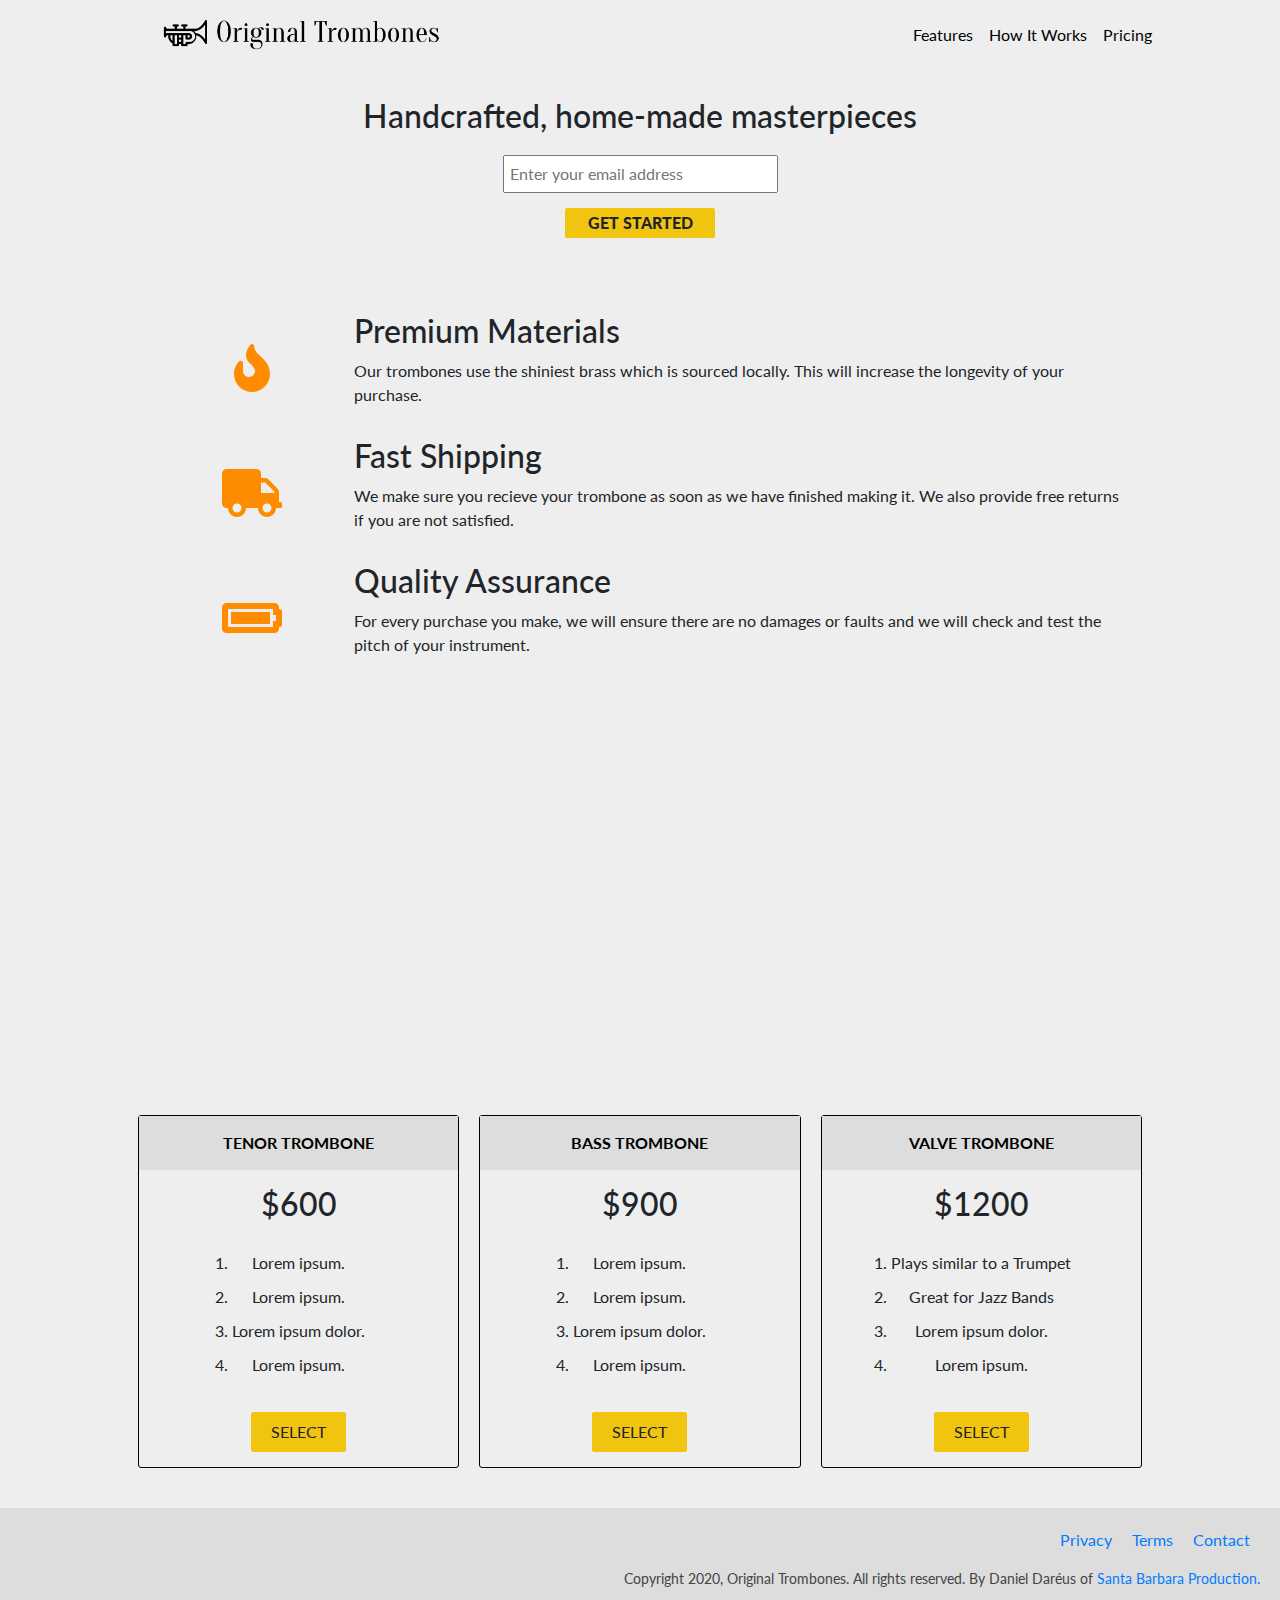
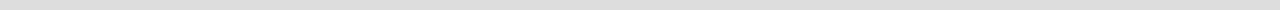
<file: Build-a-Product-Landing-Page/index.html>
<!DOCTYPE html>
<html lang="en">

<head>
    <meta charset="UTF-8">
    <meta name="viewport" content="width=device-width, initial-scale=1.0">
    <meta http-equiv="X-UA-Compatible" content="ie=edge">
    <title>Build a Product Landing Page</title>
    <!-- bootstrap css-->
    <link rel="stylesheet" href="./css/bootstrap.min.css">
    <!-- font awesome-->
    <script src="./js/all.js"></script>
    <!-- google fonts-->
    <link href="https://fonts.googleapis.com/css?family=Lato&display=swap" rel="stylesheet">
    <!-- main css-->
    <link rel="stylesheet" href="./css/main.css">
</head>

<!-- Nav Bar -->
<header id="header">
    <nav class="navbar navbar-expand-md px-4 justify-content-center" id="nav-bar">
        <div><a href="#" class="navbar-brand">
                <img src="images/original_trombones.png" alt="original trombones logo" id="header-img">
            </a>
        </div>
        <div class="nav-info-items flex">
            <!-- Nav items -->
            <ul class="navbar-nav">
                <li class="nav-item"><a class="nav-link" href="#features">Features</a></li>
                <li class="nav-item"><a class="nav-link" href="#how-it-works">How It Works</a></li>
                <li class="nav-item"><a class="nav-link" href="#pricing">Pricing</a></li>
            </ul>
        </div>
    </nav>
    <!-- End Of Nav Bar -->
</header>
<!-- End of Header -->
<!-- Hero Section -->
<div class="container">
    <section id="hero">
        <h2>Handcrafted, home-made masterpieces</h2>
        <form id="form" action="https://www.freecodecamp.com/email-submit">
            <input name="email" id="email" type="email" placeholder="Enter your email address" required />
            <input id="submit" type="submit" value="Get Started" class="btn" />
        </form>
    </section>
</div>
<!-- End of Hero Section -->
<!-- Features Section -->
<div class="container">
    <section id="features">
        <div class="grid">
            <div class="icon"><i class="fa fa-3x fa-fire"></i></div>
            <div class="desc">
                <h2>Premium Materials</h2>
                <p>
                    Our trombones use the shiniest brass which is sourced locally. This
                    will increase the longevity of your purchase.
                </p>
            </div>
        </div>
        <div class="grid">
            <div class="icon"><i class="fa fa-3x fa-truck"></i></div>
            <div class="desc">
                <h2>Fast Shipping</h2>
                <p>
                    We make sure you recieve your trombone as soon as we have finished
                    making it. We also provide free returns if you are not satisfied.
                </p>
            </div>
        </div>
        <div class="grid">
            <div class="icon">
                <i class="fa fa-3x fa-battery-full" aria-hidden="true"></i>
            </div>
            <div class="desc">
                <h2>Quality Assurance</h2>
                <p>
                    For every purchase you make, we will ensure there are no damages or
                    faults and we will check and test the pitch of your instrument.
                </p>
            </div>
        </div>
    </section>
</div>
<!-- End of Features Section -->

<!-- How it works -->
<section id="how-it-works">
    <iframe id="video" height="315"
        src="https://www.youtube-nocookie.com/embed/y8Yv4pnO7qc?rel=0&amp;controls=0&amp;showinfo=0" frameborder="0"
        allowfullscreen></iframe>
</section>
<!-- End of How it works -->
<!-- Pricing Section -->
<section id="pricing">
    <div class="product" id="tenor">
        <div class="level">Tenor Trombone</div>
        <h2>$600</h2>
        <ol>
            <li>Lorem ipsum.</li>
            <li>Lorem ipsum.</li>
            <li>Lorem ipsum dolor.</li>
            <li>Lorem ipsum.</li>
        </ol>
        <button class="btn">Select</button>
    </div>
    <div class="product" id="bass">
        <div class="level">Bass Trombone</div>
        <h2>$900</h2>
        <ol>
            <li>Lorem ipsum.</li>
            <li>Lorem ipsum.</li>
            <li>Lorem ipsum dolor.</li>
            <li>Lorem ipsum.</li>
        </ol>
        <button class="btn">Select</button>
    </div>
    <div class="product" id="valve">
        <div class="level">Valve Trombone</div>
        <h2>$1200</h2>
        <ol>
            <li>Plays similar to a Trumpet</li>
            <li>Great for Jazz Bands</li>
            <li>Lorem ipsum dolor.</li>
            <li>Lorem ipsum.</li>
        </ol>
        <button class="btn">Select</button>
    </div>
</section>
<!-- Pricing Section -->


<!-- Footer Section -->
<footer>
    <ul>
        <li><a href="#">Privacy</a></li>
        <li><a href="#">Terms</a></li>
        <li><a href="#">Contact</a></li>
    </ul>
    <span>Copyright 2020, Original Trombones. All rights reserved. By Daniel Daréus of&nbsp<a href="www.santabarbaraproduction.net"> Santa Barbara Production.</a></span>
</footer>

<body>
    <!-- jquery-->
    <script src="./js/jquery-3.4.1.min.js"></script>
    <!-- bootstrap javascript-->
    <script src="./js/bootstrap.bundle.min.js"></script>
</body>

</html>
</file>
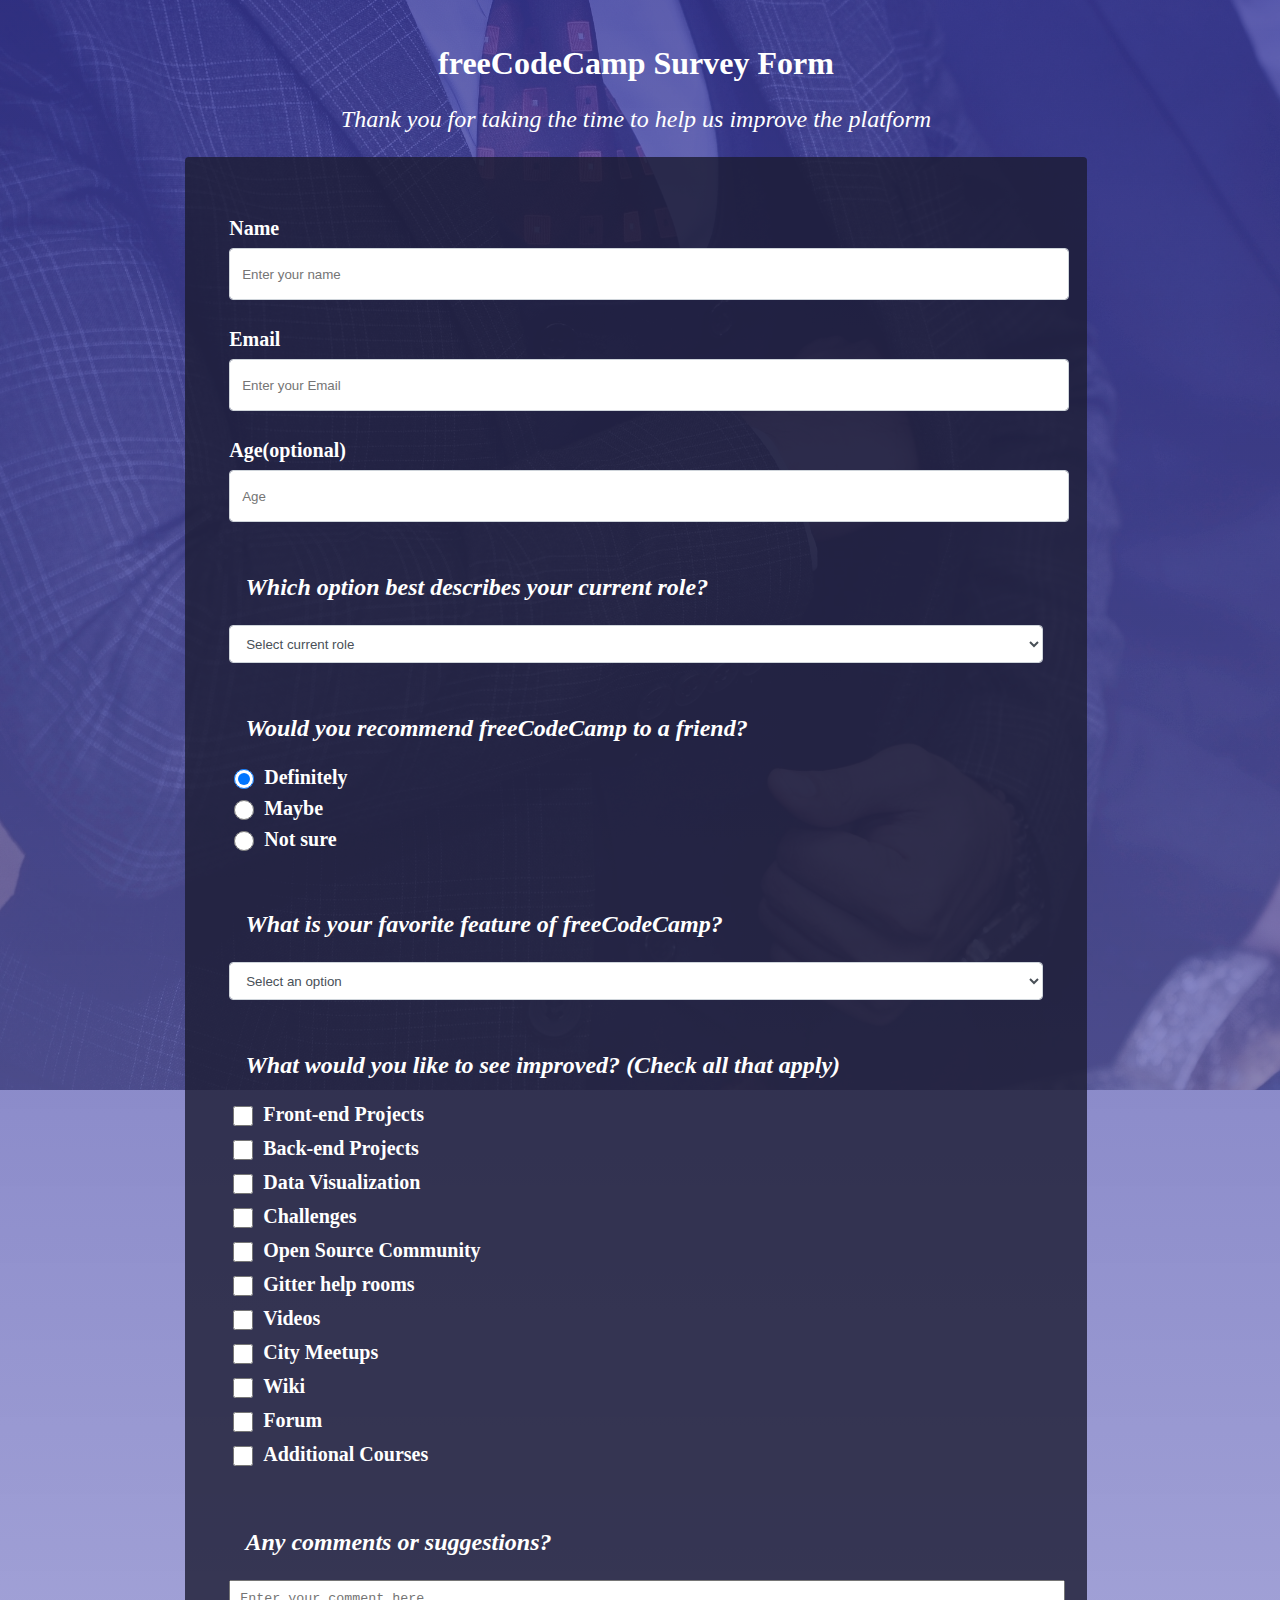
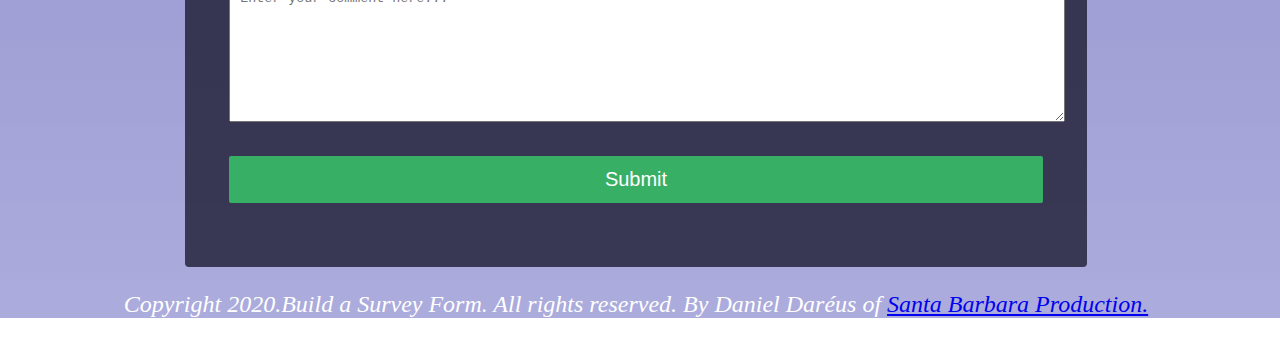
<file: Build-a-survey-form/index.html>
<!DOCTYPE html>
<html lang="en">

<head>
    <meta charset="UTF-8">
    <meta name="viewport" content="width=device-width, initial-scale=1.0">
    <meta http-equiv="X-UA-Compatible" content="ie=edge">
    <title>Build a Survey Form</title>
    <link rel="stylesheet" href="css/main.css">
</head>

<body>
    <div class="container">
        <h1 id="title">freeCodeCamp Survey Form</h1>
        <p id="description">Thank you for taking the time to help us improve the platform</p>
        <div class="contact-form">
            <form id="survey-form">
                <div class="form-group">
                    <label id="name-label" for="name">Name</label>
                    <input type="text" name="name" id="name" class="form-control" placeholder="Enter your name"
                        required />
                </div>
                <div class="form-group">
                    <label id="email-label" for="email">Email</label>
                    <input type="email" name="email" id="email" class="form-control" placeholder="Enter your Email"
                        required />
                </div>
                <div class="form-group">
                    <label id="number-label" for="number">Age<span class="clue">(optional)</span></label>
                    <input type="number" name="age" id="number" min="10" max="99" class="form-control"
                        placeholder="Age" />
                </div>
                <div class="form-group">
                    <p>Which option best describes your current role?</p>
                    <select id="dropdown" name="role" class="form-control" required>
                        <option disabled selected value>Select current role</option>
                        <option value="student">Student</option>
                        <option value="job">Full Time Job</option>
                        <option value="learner">Full Time Learner</option>
                        <option value="preferNo">Prefer not to say</option>
                        <option value="other">Other</option>
                    </select>
                </div>
                <div class="form-group">
                    <p>Would you recommend freeCodeCamp to a friend?</p>
                    <label>
                        <input name="user-recommend" value="definitely" type="radio" class="input-radio"
                            checked />Definitely</label>
                    <label>
                        <input name="user-recommend" value="maybe" type="radio" class="input-radio" />Maybe</label>
                    <label><input name="user-recommend" value="not-sure" type="radio" class="input-radio" />Not
                        sure</label>
                </div>
                <div class="form-group">
                    <p>
                        What is your favorite feature of freeCodeCamp?
                    </p>
                    <select id="most-like" name="mostLike" class="form-control" required>
                        <option disabled selected value>Select an option</option>
                        <option value="challenges">Challenges</option>
                        <option value="projects">Projects</option>
                        <option value="community">Community</option>
                        <option value="openSource">Open Source</option>
                    </select>
                </div>
                <div class="form-group">
                    <p>
                        What would you like to see improved?
                        <span class="clue">(Check all that apply)</span>
                    </p>
                    <label><input name="prefer" value="front-end-projects" type="checkbox"
                            class="input-checkbox" />Front-end
                        Projects</label>
                    <label>
                        <input name="prefer" value="back-end-projects" type="checkbox" class="input-checkbox" />Back-end
                        Projects</label>
                    <label><input name="prefer" value="data-visualization" type="checkbox" class="input-checkbox" />Data
                        Visualization</label>
                    <label><input name="prefer" value="challenges" type="checkbox"
                            class="input-checkbox" />Challenges</label>
                    <label><input name="prefer" value="open-source-community" type="checkbox"
                            class="input-checkbox" />Open Source
                        Community</label>
                    <label><input name="prefer" value="gitter-help-rooms" type="checkbox"
                            class="input-checkbox" />Gitter help
                        rooms</label>
                    <label><input name="prefer" value="videos" type="checkbox" class="input-checkbox" />Videos</label>
                    <label><input name="prefer" value="city-meetups" type="checkbox" class="input-checkbox" />City
                        Meetups</label>
                    <label><input name="prefer" value="wiki" type="checkbox" class="input-checkbox" />Wiki</label>
                    <label><input name="prefer" value="forum" type="checkbox" class="input-checkbox" />Forum</label>
                    <label><input name="prefer" value="additional-courses" type="checkbox"
                            class="input-checkbox" />Additional
                        Courses</label>
                </div>
                <div class="form-group">
                    <p>Any comments or suggestions?</p>
                    <textarea id="comments" class="input-textarea" name="comment"
                        placeholder="Enter your comment here..."></textarea>
                </div>
                <div class="form-group">
                    <button type="submit" id="submit" class="submit-button">
                        Submit
                    </button>
                </div>
            </form>
        </div>
        <div class="d-flex justify-content-center py-3">
            <p class="text-white">Copyright 2020.Build a Survey Form. All rights reserved. By Daniel Daréus of <a
                    href="www.santabarbaraproduction.net">Santa Barbara Production.</a></p>
        </div>
    </div>

</body>

</html>
</file>
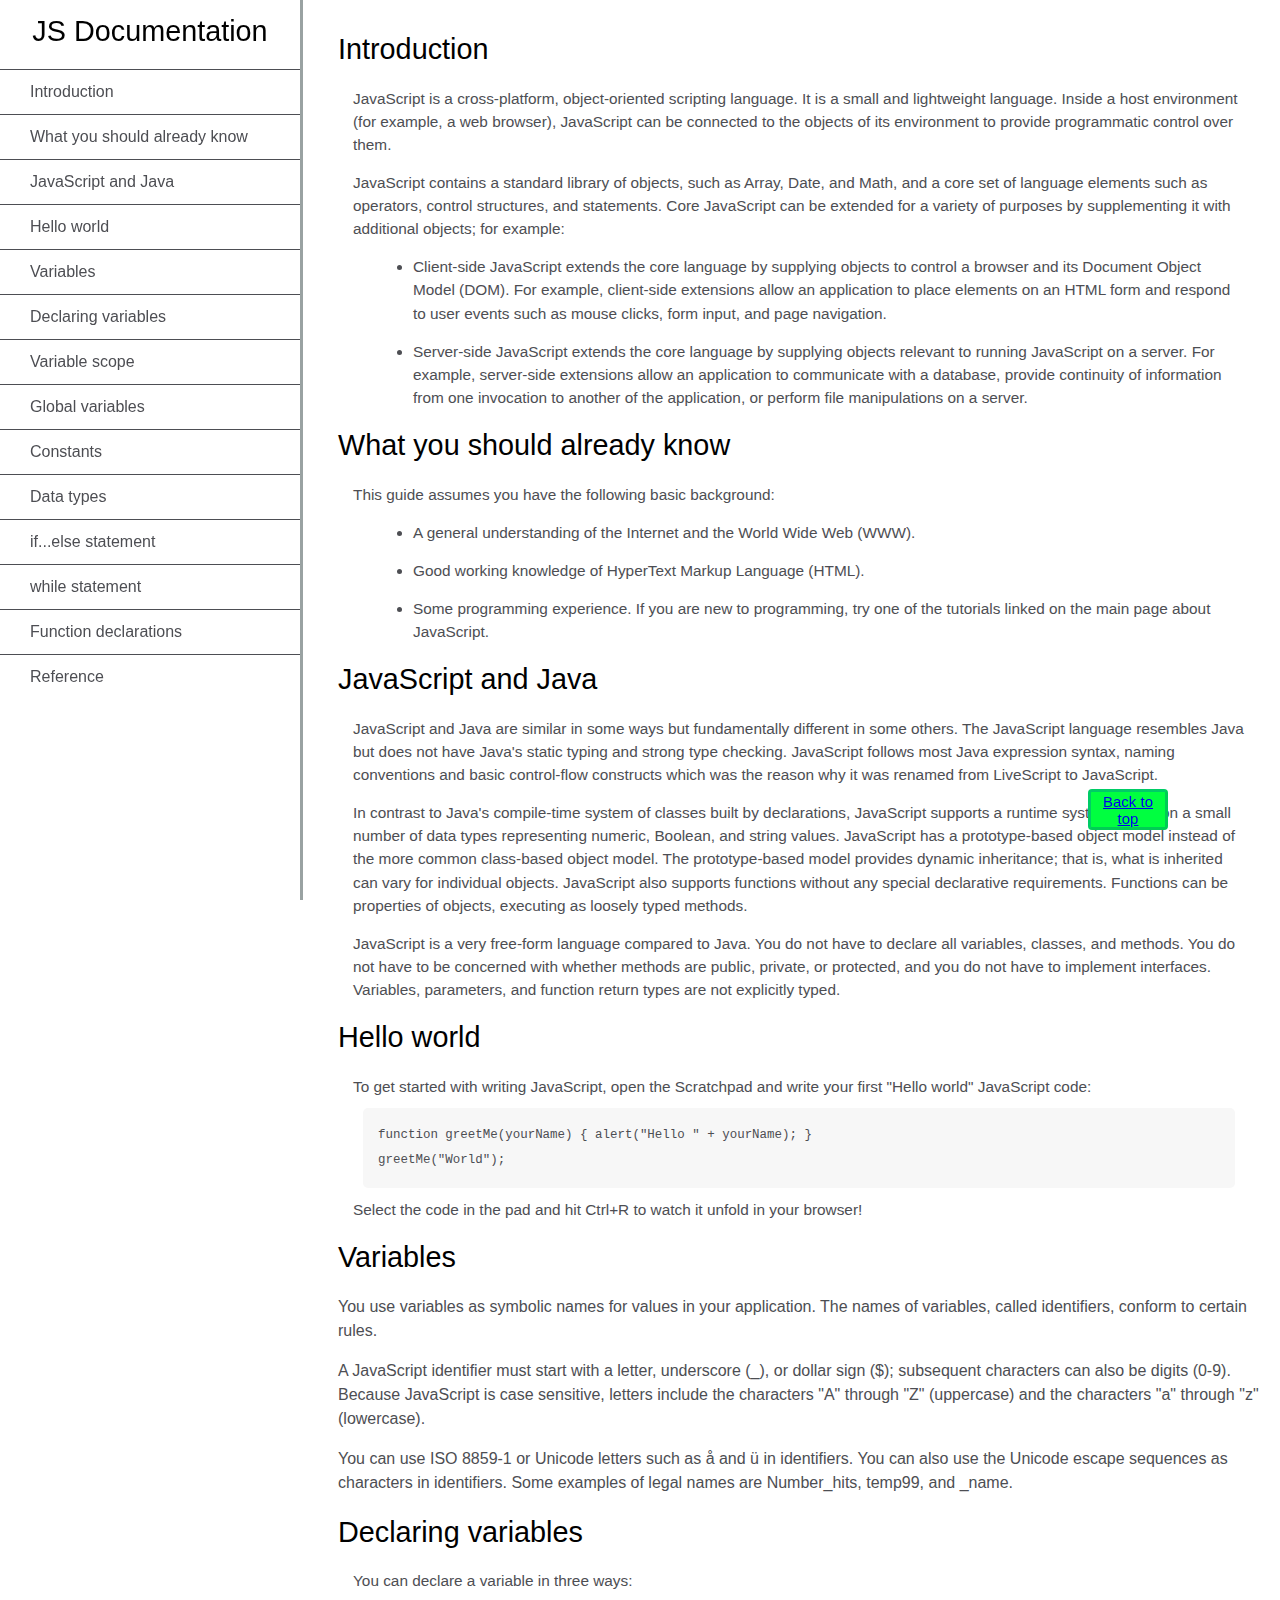
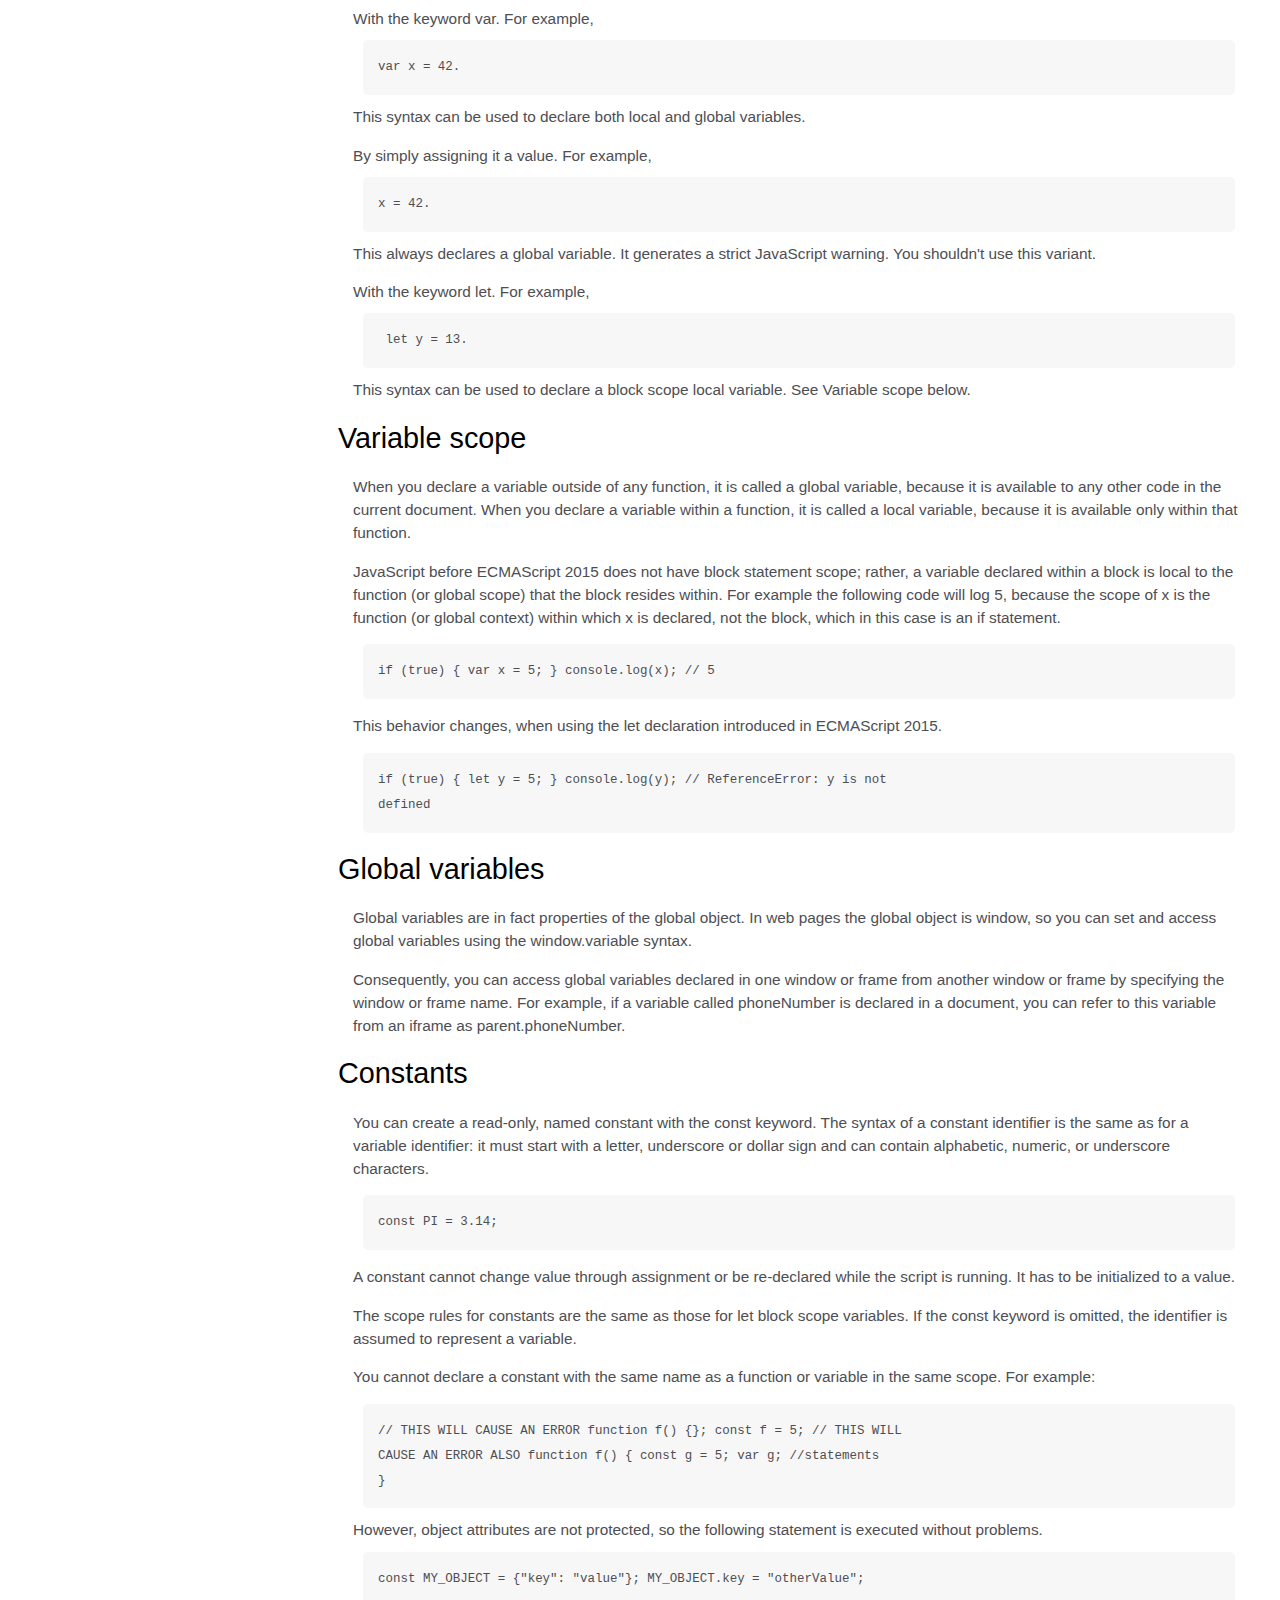
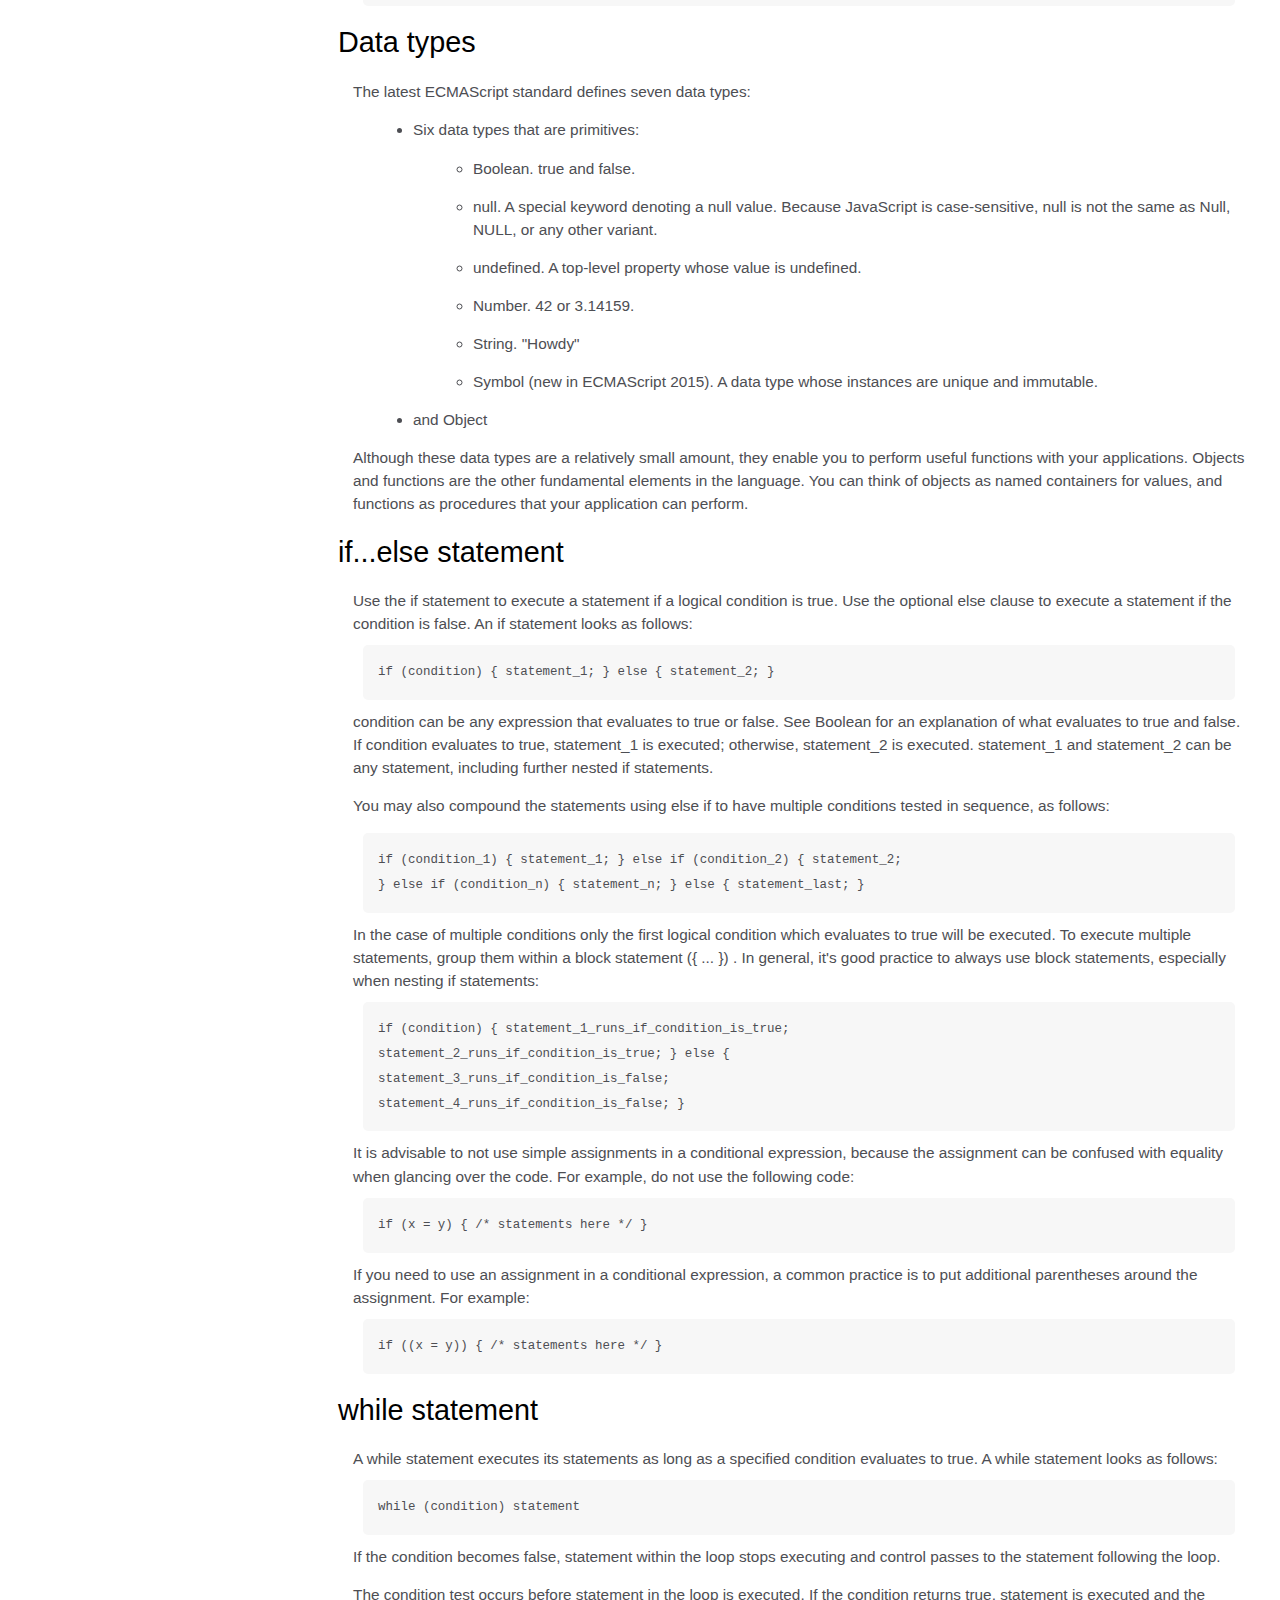
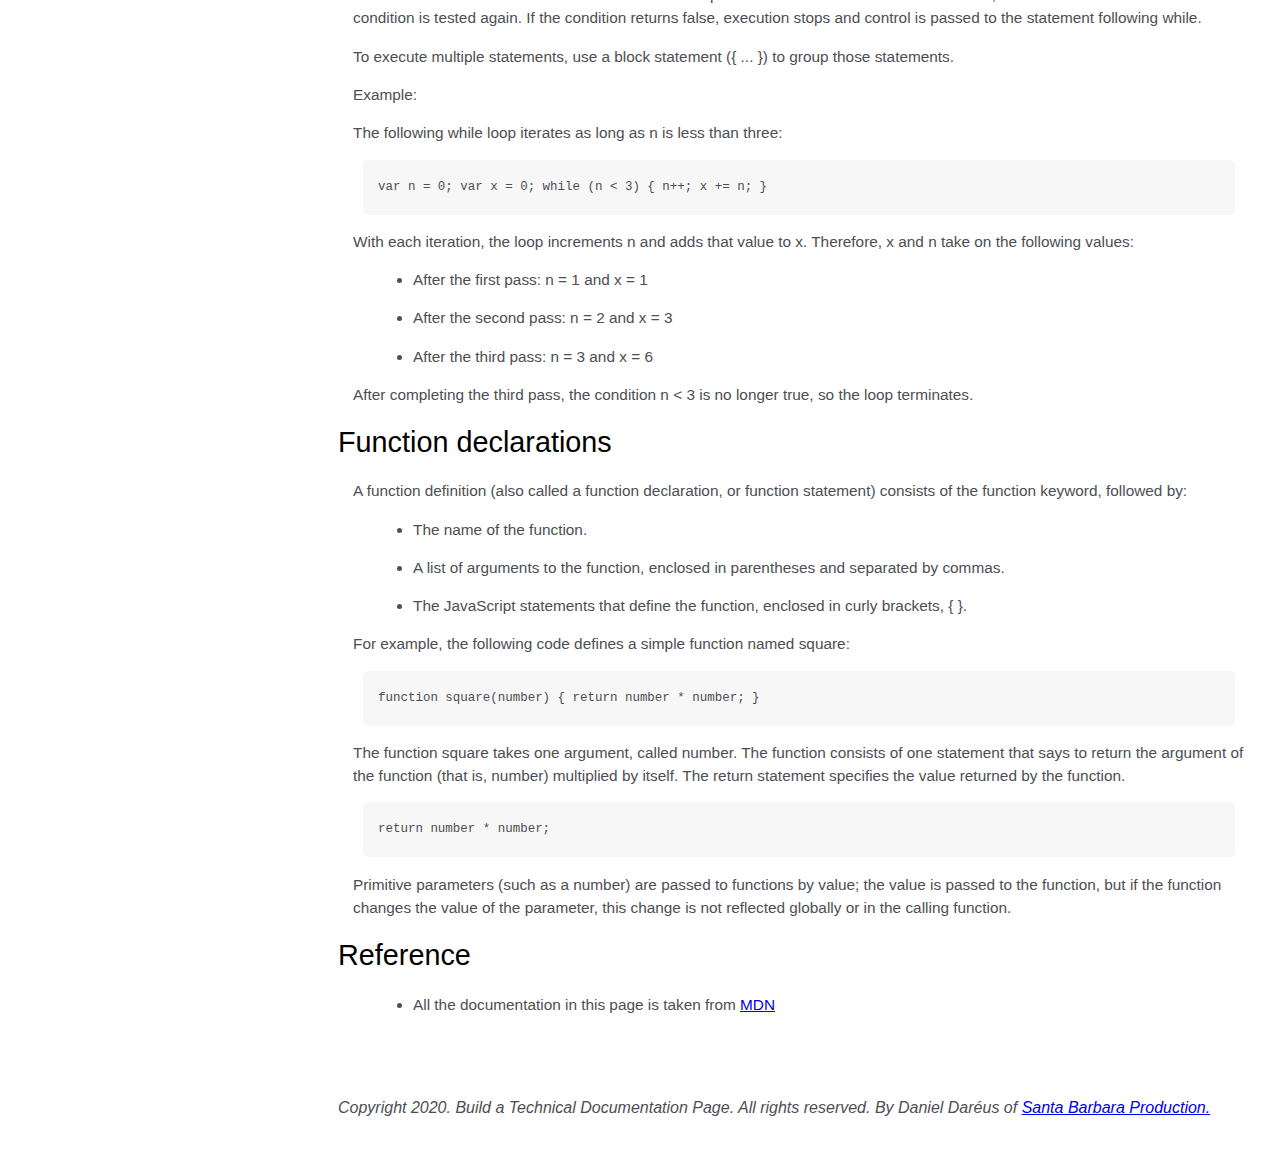
<file: Build-a-Technical-Documentation-Page/index.html>
<!DOCTYPE html>
<html lang="en">

<head>
    <meta charset="UTF-8">
    <meta name="viewport" content="width=device-width, initial-scale=1.0">
    <title>Build a Technical Documentation Page</title>
    <link rel="stylesheet" href="css/main.css">
</head>

<body>

    <a id="top"></a>
    <nav id="navbar">
        <header>JS Documentation</header>
        <ul>
            <li><a class="nav-link" href="#Introduction">Introduction</a></li>
            <li>
                <a class="nav-link" href="#What_you_should_already_know">What you should already know</a>
            </li>
            <li>
                <a class="nav-link" href="#JavaScript_and_Java">JavaScript and Java</a>
            </li>
            <li><a class="nav-link" href="#Hello_world">Hello world</a></li>
            <li><a class="nav-link" href="#Variables">Variables</a></li>
            <li>
                <a class="nav-link" href="#Declaring_variables">Declaring variables</a>
            </li>
            <li><a class="nav-link" href="#Variable_scope">Variable scope</a></li>
            <li><a class="nav-link" href="#Global_variables">Global variables</a></li>
            <li><a class="nav-link" href="#Constants">Constants</a></li>
            <li><a class="nav-link" href="#Data_types">Data types</a></li>
            <li>
                <a class="nav-link" href="#if...else_statement">if...else statement</a>
            </li>
            <li><a class="nav-link" href="#while_statement">while statement</a></li>
            <li>
                <a class="nav-link" href="#Function_declarations">Function declarations</a>
            </li>
            <li><a class="nav-link" href="#Reference">Reference</a></li>
        </ul>
    </nav>
    <button id="myBtn"><a href="#top">Back to top</a></button>
    <main id="main-doc">
        <section class="main-section" id="Introduction">
            <header>Introduction</header>
            <article>
                <p>
                    JavaScript is a cross-platform, object-oriented scripting language. It
                    is a small and lightweight language. Inside a host environment (for
                    example, a web browser), JavaScript can be connected to the objects of
                    its environment to provide programmatic control over them.
                </p>
                <p>
                    JavaScript contains a standard library of objects, such as Array, Date,
                    and Math, and a core set of language elements such as operators, control
                    structures, and statements. Core JavaScript can be extended for a
                    variety of purposes by supplementing it with additional objects; for
                    example:
                </p>
                <ul>
                    <li>
                        Client-side JavaScript extends the core language by supplying objects
                        to control a browser and its Document Object Model (DOM). For example,
                        client-side extensions allow an application to place elements on an
                        HTML form and respond to user events such as mouse clicks, form input,
                        and page navigation.
                    </li>
                    <li>
                        Server-side JavaScript extends the core language by supplying objects
                        relevant to running JavaScript on a server. For example, server-side
                        extensions allow an application to communicate with a database,
                        provide continuity of information from one invocation to another of
                        the application, or perform file manipulations on a server.
                    </li>
                </ul>
            </article>
        </section>
        <section class="main-section" id="What_you_should_already_know">
            <header>What you should already know</header>
            <article>
                <p>This guide assumes you have the following basic background:</p>
                <ul>
                    <li>
                        A general understanding of the Internet and the World Wide Web (WWW).
                    </li>
                    <li>Good working knowledge of HyperText Markup Language (HTML).</li>
                    <li>
                        Some programming experience. If you are new to programming, try one of
                        the tutorials linked on the main page about JavaScript.
                    </li>
                </ul>
            </article>
        </section>
        <section class="main-section" id="JavaScript_and_Java">
            <header>JavaScript and Java</header>
            <article>
                <p>
                    JavaScript and Java are similar in some ways but fundamentally different
                    in some others. The JavaScript language resembles Java but does not have
                    Java's static typing and strong type checking. JavaScript follows most
                    Java expression syntax, naming conventions and basic control-flow
                    constructs which was the reason why it was renamed from LiveScript to
                    JavaScript.
                </p>
                <p>
                    In contrast to Java's compile-time system of classes built by
                    declarations, JavaScript supports a runtime system based on a small
                    number of data types representing numeric, Boolean, and string values.
                    JavaScript has a prototype-based object model instead of the more common
                    class-based object model. The prototype-based model provides dynamic
                    inheritance; that is, what is inherited can vary for individual objects.
                    JavaScript also supports functions without any special declarative
                    requirements. Functions can be properties of objects, executing as
                    loosely typed methods.
                </p>
                <p>
                    JavaScript is a very free-form language compared to Java. You do not
                    have to declare all variables, classes, and methods. You do not have to
                    be concerned with whether methods are public, private, or protected, and
                    you do not have to implement interfaces. Variables, parameters, and
                    function return types are not explicitly typed.
                </p>
            </article>
        </section>
        <section class="main-section" id="Hello_world">
            <header>Hello world</header>
            <article>
                To get started with writing JavaScript, open the Scratchpad and write your
                first "Hello world" JavaScript code:
                <code>function greetMe(yourName) { alert("Hello " + yourName); }
greetMe("World");
</code>
                Select the code in the pad and hit Ctrl+R to watch it unfold in your
                browser!
            </article>
        </section>
        <section class="main-section" id="Variables">
            <header>Variables</header>
            <p>
                You use variables as symbolic names for values in your application. The
                names of variables, called identifiers, conform to certain rules.
            </p>
            <p>
                A JavaScript identifier must start with a letter, underscore (_), or
                dollar sign ($); subsequent characters can also be digits (0-9). Because
                JavaScript is case sensitive, letters include the characters "A" through
                "Z" (uppercase) and the characters "a" through "z" (lowercase).
            </p>
            <p>
                You can use ISO 8859-1 or Unicode letters such as å and ü in identifiers.
                You can also use the Unicode escape sequences as characters in
                identifiers. Some examples of legal names are Number_hits, temp99, and
                _name.
            </p>
        </section>
        <section class="main-section" id="Declaring_variables">
            <header>Declaring variables</header>
            <article>
                You can declare a variable in three ways:
                <p>
                    With the keyword var. For example, <code>var x = 42.</code> This syntax
                    can be used to declare both local and global variables.
                </p>
                <p>
                    By simply assigning it a value. For example, <code>x = 42.</code> This
                    always declares a global variable. It generates a strict JavaScript
                    warning. You shouldn't use this variant.
                </p>
                <p>
                    With the keyword let. For example,<code> let y = 13.</code> This syntax
                    can be used to declare a block scope local variable. See Variable scope
                    below.
                </p>
            </article>
        </section>
        <section class="main-section" id="Variable_scope">
            <header>Variable scope</header>
            <article>
                <p>
                    When you declare a variable outside of any function, it is called a
                    global variable, because it is available to any other code in the
                    current document. When you declare a variable within a function, it is
                    called a local variable, because it is available only within that
                    function.
                </p>
                <p>
                    JavaScript before ECMAScript 2015 does not have block statement scope;
                    rather, a variable declared within a block is local to the function (or
                    global scope) that the block resides within. For example the following
                    code will log 5, because the scope of x is the function (or global
                    context) within which x is declared, not the block, which in this case
                    is an if statement.
                </p>
                <code>if (true) { var x = 5; } console.log(x); // 5</code>
                <p>
                    This behavior changes, when using the let declaration introduced in
                    ECMAScript 2015.
                </p>
                <code>if (true) { let y = 5; } console.log(y); // ReferenceError: y is not
defined</code>
            </article>
        </section>
        <section class="main-section" id="Global_variables">
            <header>Global variables</header>
            <article>
                <p>
                    Global variables are in fact properties of the global object. In web
                    pages the global object is window, so you can set and access global
                    variables using the window.variable syntax.
                </p>
                <p>
                    Consequently, you can access global variables declared in one window or
                    frame from another window or frame by specifying the window or frame
                    name. For example, if a variable called phoneNumber is declared in a
                    document, you can refer to this variable from an iframe as
                    parent.phoneNumber.
                </p>
            </article>
        </section>
        <section class="main-section" id="Constants">
            <header>Constants</header>
            <article>
                <p>
                    You can create a read-only, named constant with the const keyword. The
                    syntax of a constant identifier is the same as for a variable
                    identifier: it must start with a letter, underscore or dollar sign and
                    can contain alphabetic, numeric, or underscore characters.
                </p>
                <code>const PI = 3.14;</code>
                <p>
                    A constant cannot change value through assignment or be re-declared
                    while the script is running. It has to be initialized to a value.
                </p>
                <p>
                    The scope rules for constants are the same as those for let block scope
                    variables. If the const keyword is omitted, the identifier is assumed to
                    represent a variable.
                </p>
                <p>
                    You cannot declare a constant with the same name as a function or
                    variable in the same scope. For example:
                </p>
                <code>// THIS WILL CAUSE AN ERROR function f() {}; const f = 5; // THIS WILL
CAUSE AN ERROR ALSO function f() { const g = 5; var g; //statements
}</code>
                However, object attributes are not protected, so the following statement
                is executed without problems.
                <code>const MY_OBJECT = {"key": "value"}; MY_OBJECT.key = "otherValue";</code>
            </article>
        </section>
        <section class="main-section" id="Data_types">
            <header>Data types</header>
            <article>
                <p>The latest ECMAScript standard defines seven data types:</p>
                <ul>
                    <li>
                        <p>Six data types that are primitives:</p>
                        <ul>
                            <li>Boolean. true and false.</li>
                            <li>
                                null. A special keyword denoting a null value. Because JavaScript
                                is case-sensitive, null is not the same as Null, NULL, or any
                                other variant.
                            </li>
                            <li>undefined. A top-level property whose value is undefined.</li>
                            <li>Number. 42 or 3.14159.</li>
                            <li>String. "Howdy"</li>
                            <li>
                                Symbol (new in ECMAScript 2015). A data type whose instances are
                                unique and immutable.
                            </li>
                        </ul>
                    </li>
                    <li>and Object</li>
                </ul>
                Although these data types are a relatively small amount, they enable you
                to perform useful functions with your applications. Objects and functions
                are the other fundamental elements in the language. You can think of
                objects as named containers for values, and functions as procedures that
                your application can perform.
            </article>
        </section>
        <section class="main-section" id="if...else_statement">
            <header>if...else statement</header>
            <article>
                Use the if statement to execute a statement if a logical condition is
                true. Use the optional else clause to execute a statement if the condition
                is false. An if statement looks as follows:
                <code>if (condition) { statement_1; } else { statement_2; }</code>
                condition can be any expression that evaluates to true or false. See
                Boolean for an explanation of what evaluates to true and false. If
                condition evaluates to true, statement_1 is executed; otherwise,
                statement_2 is executed. statement_1 and statement_2 can be any statement,
                including further nested if statements.
                <p>
                    You may also compound the statements using else if to have multiple
                    conditions tested in sequence, as follows:
                </p>
                <code>if (condition_1) { statement_1; } else if (condition_2) { statement_2;
} else if (condition_n) { statement_n; } else { statement_last; }
</code>
                In the case of multiple conditions only the first logical condition which
                evaluates to true will be executed. To execute multiple statements, group
                them within a block statement ({ ... }) . In general, it's good practice
                to always use block statements, especially when nesting if statements:
                <code>if (condition) { statement_1_runs_if_condition_is_true;
statement_2_runs_if_condition_is_true; } else {
statement_3_runs_if_condition_is_false;
statement_4_runs_if_condition_is_false; }</code>
                It is advisable to not use simple assignments in a conditional expression,
                because the assignment can be confused with equality when glancing over
                the code. For example, do not use the following code:
                <code>if (x = y) { /* statements here */ }</code> If you need to use an
                assignment in a conditional expression, a common practice is to put
                additional parentheses around the assignment. For example:
                <code>if ((x = y)) { /* statements here */ }</code>
            </article>
        </section>
        <section class="main-section" id="while_statement">
            <header>while statement</header>
            <article>
                A while statement executes its statements as long as a specified condition
                evaluates to true. A while statement looks as follows:
                <code>while (condition) statement</code> If the condition becomes false,
                statement within the loop stops executing and control passes to the
                statement following the loop.
                <p>
                    The condition test occurs before statement in the loop is executed. If
                    the condition returns true, statement is executed and the condition is
                    tested again. If the condition returns false, execution stops and
                    control is passed to the statement following while.
                </p>
                <p>
                    To execute multiple statements, use a block statement ({ ... }) to group
                    those statements.
                </p>
                Example:
                <p>The following while loop iterates as long as n is less than three:</p>
                <code>var n = 0; var x = 0; while (n &lt; 3) { n++; x += n; }</code>
                <p>
                    With each iteration, the loop increments n and adds that value to x.
                    Therefore, x and n take on the following values:
                </p>
                <ul>
                    <li>After the first pass: n = 1 and x = 1</li>
                    <li>After the second pass: n = 2 and x = 3</li>
                    <li>After the third pass: n = 3 and x = 6</li>
                </ul>
                <p>
                    After completing the third pass, the condition n &lt; 3 is no longer
                    true, so the loop terminates.
                </p>
            </article>
        </section>
        <section class="main-section" id="Function_declarations">
            <header>Function declarations</header>
            <article>
                A function definition (also called a function declaration, or function
                statement) consists of the function keyword, followed by:
                <ul>
                    <li>The name of the function.</li>
                    <li>
                        A list of arguments to the function, enclosed in parentheses and
                        separated by commas.
                    </li>
                    <li>
                        The JavaScript statements that define the function, enclosed in curly
                        brackets, { }.
                    </li>
                </ul>
                <p>
                    For example, the following code defines a simple function named square:
                </p>
                <code>function square(number) { return number * number; }</code>
                <p>
                    The function square takes one argument, called number. The function
                    consists of one statement that says to return the argument of the
                    function (that is, number) multiplied by itself. The return statement
                    specifies the value returned by the function.
                </p>
                <code>return number * number;</code>
                <p>
                    Primitive parameters (such as a number) are passed to functions by
                    value; the value is passed to the function, but if the function changes
                    the value of the parameter, this change is not reflected globally or in
                    the calling function.
                </p>
            </article>
        </section>
        <section class="main-section" id="Reference">
            <header>Reference</header>
            <article>
                <ul>
                    <li>
                        All the documentation in this page is taken from
                        <a href="https://developer.mozilla.org/en-US/docs/Web/JavaScript/Guide" target="_blank">MDN</a>
                    </li>
                </ul>
            </article>
            <div class="copyright">
                <p id="copyright">Copyright 2020. Build a Technical Documentation Page. All rights reserved. By Daniel
                    Daréus of <a href="www.santabarbaraproduction.net">Santa Barbara Production.</a></p>
            </div>
        </section>
    </main>

</body>

</html>
</file>
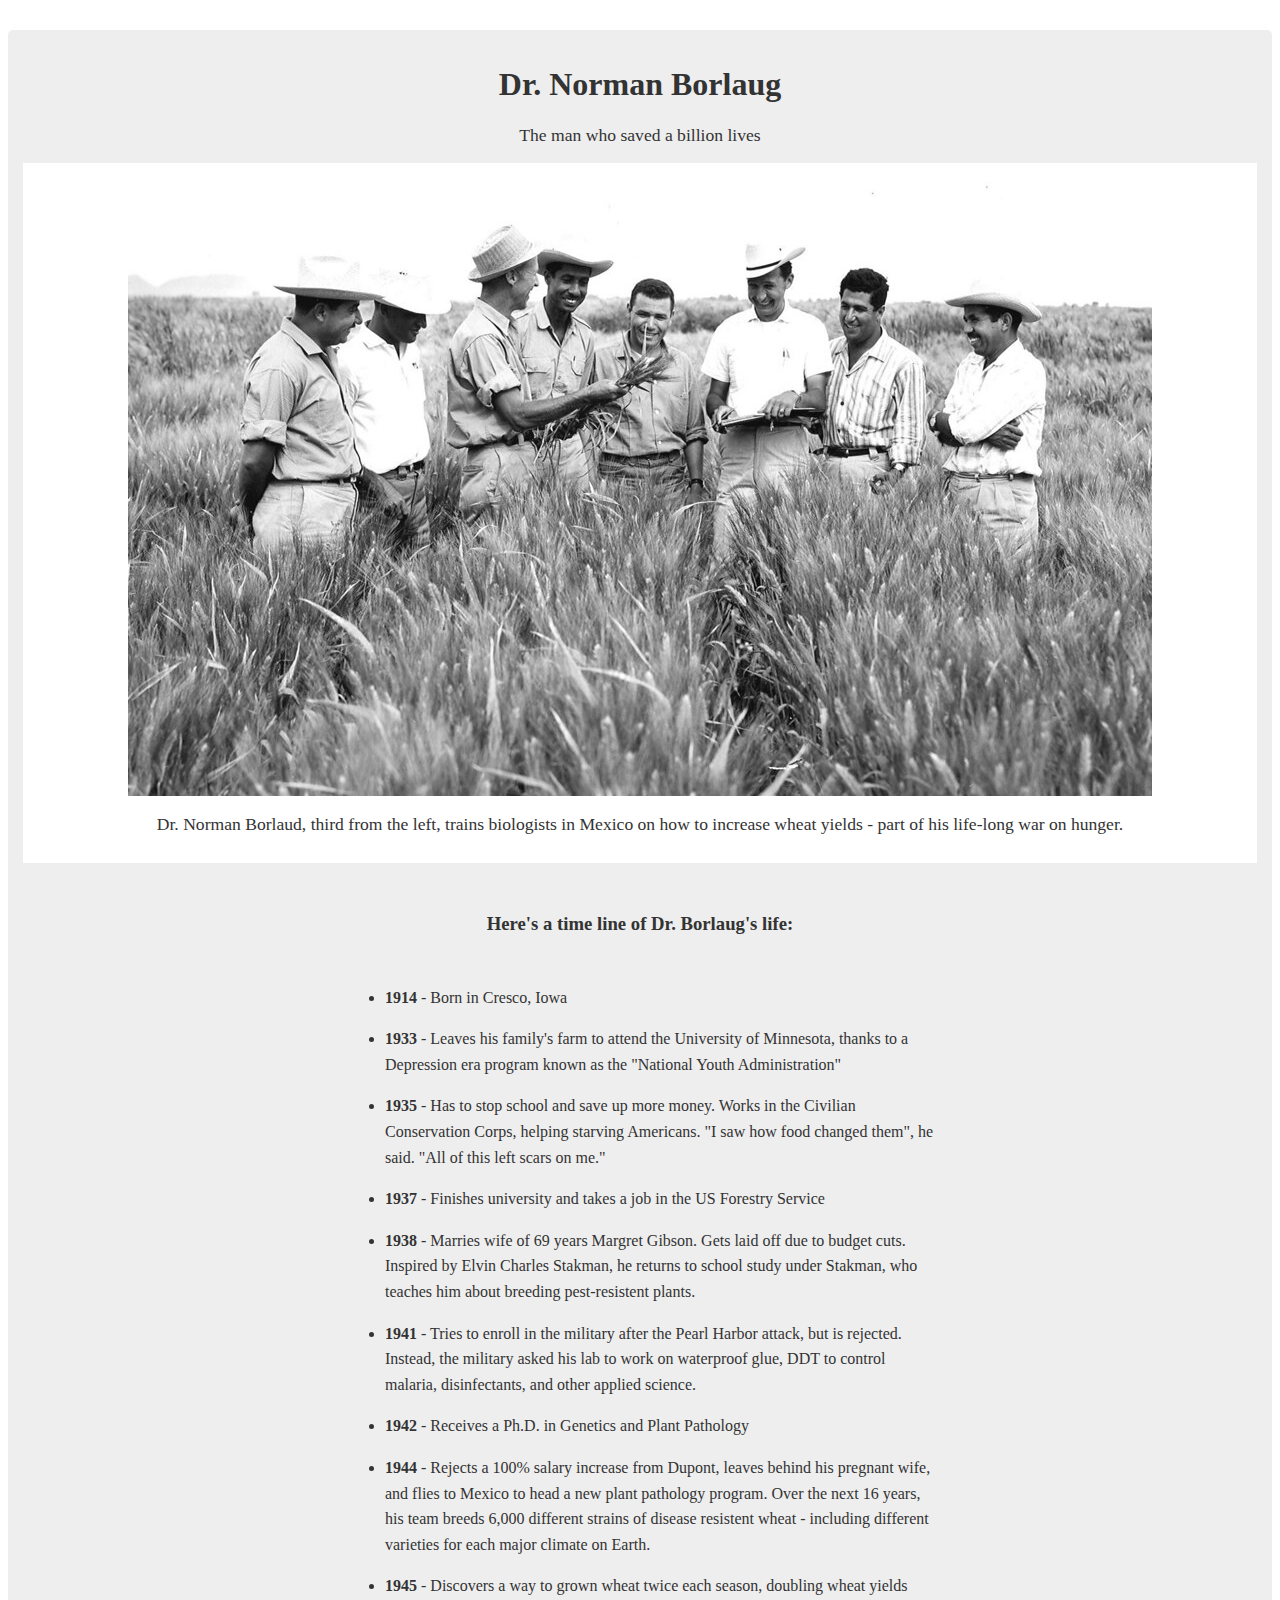
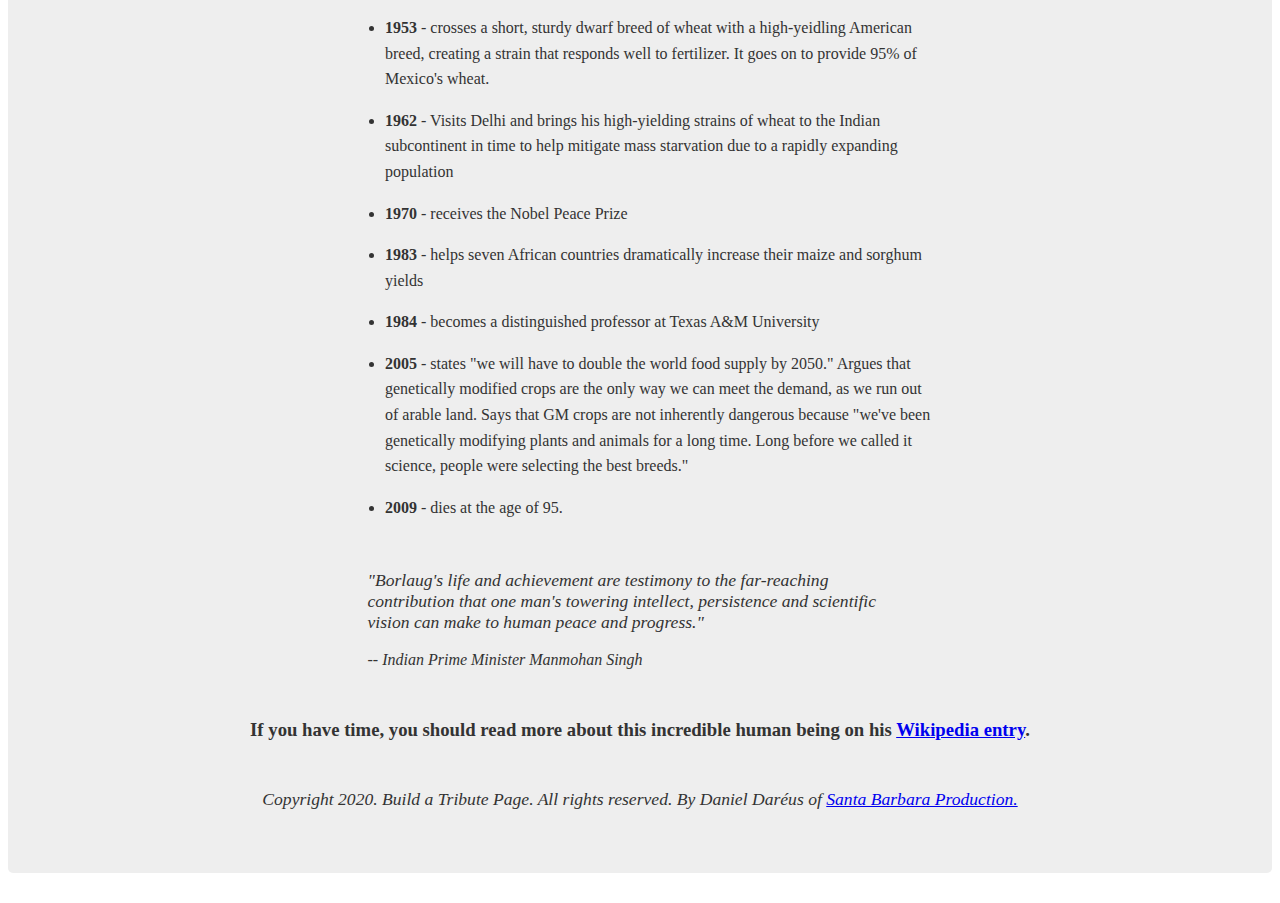
<file: Build-a-Tribute-Page/index.html>
<!DOCTYPE html>
<html lang="en">

<head>
    <meta charset="UTF-8">
    <meta name="viewport" content="width=device-width, initial-scale=1.0">
    <meta http-equiv="X-UA-Compatible" content="ie=edge">
    <title>Tribute Page</title>
    <!-- main css-->
    <link rel="stylesheet" href="css/main.css">
</head>

<body>
    <div class="container" id="main">
        <h1 id="title">Dr. Norman Borlaug</h1>
        <p>The man who saved a billion lives</p>
        <div id="img-div">
            <img src="images/Dr. Norman Borlaug.jpg"
                alt="Dr. Norman Borlaug seen standing in Mexican wheat field with a group of biologists" id="image">
            <p id="img-caption">Dr. Norman Borlaud, third from the left, trains biologists in Mexico on how to increase
                wheat yields - part of his life-long war on hunger.</p>
        </div>
<section id="tribute-info">
    <h3 id="headline">Here's a time line of Dr. Borlaug's life:</h3>
    <ul>
        <li><strong>1914</strong> - Born in Cresco, Iowa</li>
        <li>
            <strong>1933</strong> - Leaves his family's farm to attend the
            University of Minnesota, thanks to a Depression era program known as the
            "National Youth Administration"
        </li>
        <li>
            <strong>1935</strong> - Has to stop school and save up more money. Works
            in the Civilian Conservation Corps, helping starving Americans. "I saw
            how food changed them", he said. "All of this left scars on me."
        </li>
        <li>
            <strong>1937</strong> - Finishes university and takes a job in the US
            Forestry Service
        </li>
        <li>
            <strong>1938</strong> - Marries wife of 69 years Margret Gibson. Gets
            laid off due to budget cuts. Inspired by Elvin Charles Stakman, he
            returns to school study under Stakman, who teaches him about breeding
            pest-resistent plants.
        </li>
        <li>
            <strong>1941</strong> - Tries to enroll in the military after the Pearl
            Harbor attack, but is rejected. Instead, the military asked his lab to
            work on waterproof glue, DDT to control malaria, disinfectants, and
            other applied science.
        </li>
        <li>
            <strong>1942</strong> - Receives a Ph.D. in Genetics and Plant Pathology
        </li>
        <li>
            <strong>1944</strong> - Rejects a 100% salary increase from Dupont,
            leaves behind his pregnant wife, and flies to Mexico to head a new plant
            pathology program. Over the next 16 years, his team breeds 6,000
            different strains of disease resistent wheat - including different
            varieties for each major climate on Earth.
        </li>
        <li>
            <strong>1945</strong> - Discovers a way to grown wheat twice each
            season, doubling wheat yields
        </li>
        <li>
            <strong>1953</strong> - crosses a short, sturdy dwarf breed of wheat
            with a high-yeidling American breed, creating a strain that responds
            well to fertilizer. It goes on to provide 95% of Mexico's wheat.
        </li>
        <li>
            <strong>1962</strong> - Visits Delhi and brings his high-yielding
            strains of wheat to the Indian subcontinent in time to help mitigate
            mass starvation due to a rapidly expanding population
        </li>
        <li><strong>1970</strong> - receives the Nobel Peace Prize</li>
        <li>
            <strong>1983</strong> - helps seven African countries dramatically
            increase their maize and sorghum yields
        </li>
        <li>
            <strong>1984</strong> - becomes a distinguished professor at Texas A&M
            University
        </li>
        <li>
            <strong>2005</strong> - states "we will have to double the world food
            supply by 2050." Argues that genetically modified crops are the only way
            we can meet the demand, as we run out of arable land. Says that GM crops
            are not inherently dangerous because "we've been genetically modifying
            plants and animals for a long time. Long before we called it science,
            people were selecting the best breeds."
        </li>
        <li><strong>2009</strong> - dies at the age of 95.</li>
    </ul>
            <blockquote><p>
                "Borlaug's life and achievement are testimony to the far-reaching
                contribution that one man's towering intellect, persistence and
                scientific vision can make to human peace and progress."
                </p>
                -- Indian Prime Minister Manmohan Singh
            </blockquote>
            <h3>
                If you have time, you should read more about this incredible human being
                on his
                <a id="tribute-link" href="https://en.wikipedia.org/wiki/Norman_Borlaug" target="_blank">Wikipedia entry</a>.
            </h3>
            </section>
            <div class="copyright">
                <p id="copyright">Copyright 2020. Build a Tribute Page. All rights reserved. By Daniel Daréus of <a
                        href="www.santabarbaraproduction.net">Santa Barbara Production.</a></p>
            </div>
        </div>
</body>

</html>
</file>
<file: Build-a-Product-Landing-Page/css/main.css>
/*Boxing size*/
* {
	margin: 0;
	padding: 0;
	box-sizing: border-box;
}

body {
	font-family: 'Lato', sans-serif;
	background-color: #eee;
}

header {
	position: fixed;
	top: 0;
	min-height: 75px;
	padding: 0px 20px;
	display: flex;
	justify-content: space-around;
	align-items: center;
	background-color: #eee;
	text-align: center;
	margin-bottom: 50px;
	width: 100%;
}

.navbar-brand {
	width: 60vw;
}

.navbar-brand > img {
	width: 100%;
	height: 100%;
	max-width: 300px;
	display: flex;
	justify-content: center;
	align-items: center;
	text-align: center;
	margin-left: 20px;
}

/* Tablet Menu*/
@media (max-width: 650px) {
	.navbar-brand {
		margin-top: 15px;
		width: 100%;
		position: relative;
	}

	nav {
		margin-top: 10px;
		width: 100%;
		display: flex;
		flex-direction: column;
		align-items: center;
		text-align: center;
		padding: 0 50px;
	}

	nav li {
		padding-bottom: 5px;
	}

	nav > ul {
		flex-direction: column;
	}

	.container {
		margin-top: 100px;
	}
}

nav {
	font-weight: 400;
}

nav li {
	padding-bottom: 5px;
	list-style: none;
	line-height: 0.4rem;
	color: black;
}

nav a {
	color: #000;
	text-decoration: none;
}

nav a:visited {
	color: #000;
	text-decoration: none;
}

nav a:hover {
	color: #000;
	text-decoration: none;
}

nav > ul {
	width: 35vw;
	display: flex;
	flex-direction: colum;
	justify-content: center;
	align-items: center;
	text-align: center;
}

/* Hero Section */

.container {
	margin-top: 100px;
}

#hero {
	display: flex;
	flex-direction: column;
	align-items: center;
	justify-content: center;
	text-align: center;
	height: 200px;
	margin-top: 75px;
}

#hero > h2 {
	margin-bottom: 20px;
	word-wrap: break-word;
}

#hero input[type='email'] {
	max-width: 275px;
	width: 100%;
	padding: 5px;
}

#hero input[type='submit'] {
	max-width: 150px;
	width: 100%;
	height: 30px;
	margin: 15px 0;
	border: 0;
	background-color: #f1c40f;
}

#hero input[type='submit']:hover {
	background-color: orange;
	transition: background-color 1s;
}

@media (max-width: 320px) {
	.container h2 {
		margin-top: 200px;
	}
}

@media (max-width: 650px) {
	.container h2 {
		margin-top: 200px;
	}
}

@media (max-width: 900px) {
	#hero {
		margin-top: 70px;
	}
}

#features {
	margin-top: 30px;
}

#features .icon {
	display: flex;
	align-items: center;
	justify-content: center;
	height: 125px;
	width: 20vw;
	color: darkorange;
}

@media (max-width: 550px) {
	#features .icon {
		display: none;
	}
}

#features .desc {
	display: flex;
	flex-direction: column;
	justify-content: center;
	height: 125px;
	width: 80vw;
	padding: 5px;
}

@media (max-width: 550px) {
	#features .desc {
		width: 100%;
		text-align: center;
		padding: 0;
		height: 150px;
	}
}

@media (max-width: 650px) {
	#features {
		margin-top: 0;
	}
}

.container {
	max-width: 1000px;
	width: 100%;
	margin: 0 auto;
}

.btn {
	padding: 0 20px;
	height: 40px;
	font-size: 1em;
	font-weight: 900;
	text-transform: uppercase;
	border: 3px black solid;
	border-radius: 2px;
	background: transparent;
	cursor: pointer;
}

.grid {
	display: flex;
}

#how-it-works {
	margin-top: 50px;
	display: flex;
	justify-content: center;
}

#how-it-works > iframe {
	max-width: 560px;
	width: 100%;
}

#pricing {
	margin-top: 60px;
	display: flex;
	flex-direction: row;
	justify-content: center;
	width: 80vw;
	margin-left: auto;
	margin-right: auto;
}

.product {
	display: flex;
	flex-direction: column;
	align-items: center;
	text-align: center;
	width: calc(100% / 3);
	margin: 10px;
	border: 1px solid #000;
	border-radius: 3px;
}

.product > .level {
	background-color: #ddd;
	color: black;
	padding: 15px 0;
	width: 100%;
	text-transform: uppercase;
	font-weight: 700;
}

.product > h2 {
	margin-top: 15px;
}

.product > ol {
	margin: 15px 0;
}

.product > ol > li {
	padding: 5px 0;
}

.product > button {
	border: 0;
	margin: 15px 0;
	background-color: #f1c40f;
	font-weight: 400;
}

.product > button:hover {
	background-color: orange;
	transition: background-color 1s;
}

@media (max-width: 800px) {
	#pricing {
		flex-direction: column;
	}

	.product {
		max-width: 300px;
		width: 100%;
		margin: 0 auto;
		margin-bottom: 10px;
	}
}

footer {
	margin-top: 30px;
	background-color: #ddd;
	padding: 20px;
	width: 100%;
}

footer > ul {
	display: flex;
	justify-content: flex-end;
	list-style: none;
}

footer > ul > li {
	padding: 0 10px;
}

footer > span {
	margin-top: 5px;
	display: flex;
	justify-content: flex-end;
	font-size: 0.9em;
	color: #444;
}
</file>
<file: Build-a-survey-form/css/main.css>
body {
	text-align: center;
	margin: -0.5rem 0 0 -0.5rem;
}

h1 {
	color: white;
	font-size: 2rem;
	padding-left: 2%;
	padding-right: 2%;
}

p {
	font-style: italic;
	color: white;
	font-size: 1.5rem;
	padding-left: 2%;
	padding-right: 2%;
}

.container {
	background: linear-gradient(rgba(58, 58, 158, 0.8), rgba(136, 136, 206, 0.7)),
		url('../images/man-in-black-suit.jpg') center/cover fixed no-repeat;
	position: relative;
	max-width: 100%;
	padding-top: 2rem;
}

img {
	max-width: 100%;
	z-index: -1;
}

/* form */

form {
	background: rgba(27, 27, 50, 0.8);
	padding: 2.5rem 0.625rem;
	border-radius: 0.25rem;
	max-width: 100%;
}
@media (min-width: 320px) {
	form {
		padding: 2.5rem;
	}
}

@media (min-width: 480px) {
	form {
		padding: 2.5rem;
	}
}

@media (min-width: 520px) {
	form {
		padding: 2.5rem;
		margin-left: 5%;
		margin-right: 5%;
	}
}

@media (min-width: 620px) {
	form {
		padding: 2.5rem;
		margin-left: 8%;
		margin-right: 8%;
	}
}

@media (min-width: 728px) {
	form {
		padding: 2.5rem;
		margin-left: 15%;
		margin-right: 15%;
	}
}

@media (min-width: 740px) {
	form {
		padding: 2.5rem;
		margin-left: 5%;
		margin-right: 5%;
	}
}

@media (min-width: 768px) {
	form {
		margin-left: 5%;
		margin-right: 5%;
	}
}

@media (min-width: 1024px) {
	form {
		margin-left: 15%;
		margin-right: 15%;
	}
}

.form-group {
	margin: 1rem auto 1.25rem auto;
	padding: 0.25rem;
	color: white;
	font-weight: bold;
	text-align: left;
	font-size: 1.5rem;
}

.form-control {
	display: block;
	width: 100%;
	height: 2.375rem;
	padding: 0.375rem 0.75rem;
	color: #495057;
	background-color: #fff;
	background-clip: padding-box;
	border: 1px solid #ced4da;
	border-radius: 0.25rem;
	transition: border-color 0.15s ease-in-out, box-shadow 0.15s ease-in-out;
	margin-right: 0.5rem;
}

.form-control:focus {
	border-color: #80bdff;
	outline: 0;
	box-shadow: 0 0 0 0.2rem rgba(0, 123, 255, 0.25);
}

.input-radio,
.input-checkbox {
	display: inline-block;
	margin-right: 0.625rem;
	min-height: 1.25rem;
	min-width: 1.25rem;
}

.input-textarea {
	min-height: 120px;
	width: 100%;
	padding: 0.625rem;
	resize: vertical;
	margin-right: 0.5rem;
}

.submit-button {
	display: block;
	width: 100%;
	padding: 0.75rem;
	background: #37af65;
	color: white;
	border-radius: 2px;
	cursor: pointer;
	border: none;
	font-size: 1.25rem;
	justify-content: center;
}

label {
	display: flex;
	align-items: left;
	font-size: 1.25rem;
	margin-bottom: 0.5rem;
}
</file>
<file: Build-a-Technical-Documentation-Page/css/main.css>
body {
    min-width: 290px;
    color: #4d4e53;
    background-color: #ffffff;
    font-family: "Open Sans", Arial, sans-serif;
    line-height: 1.5;
}

#navbar {
    position: fixed;
    min-width: 290px;
    top: 0px;
    left: 0px;
    width: 300px;
    height: 100%;
    border-right: solid;
    border-color: rgba(0, 22, 22, 0.4);
}

header {
    color: black;
    margin: 10px;
    text-align: center;
    font-size: 1.8em;
    font-weight: thin;
}

/*Floating Back-To-Top Button*/
#myBtn {
    position: fixed;
    bottom: 70px;
    float: right;
    right: 15%;
    left: 85%;
    max-width: 80px;
    width: 100%;
    font-size: 15px;
    border-width: 3px;
    border-color: rgba(0, 4, 255, 0.2);
    background-color: rgb(0, 255, 64);
    padding: .5px;
    border-radius: 4px;
    color: black;
    z-index: 999;
}

/*On Hover Color Change*/
#myBtn:hover {
    background-color: #7dbbf1;
    color: black;
}

#main-doc header {
    text-align: left;
    margin: 0px;
}

#navbar ul {
    height: 88%;
    padding: 0;
    overflow-y: auto;
    overflow-x: hidden;
}

#navbar li {
    color: #4d4e53;
    border-top: 1px solid;
    list-style: none;
    position: relative;
    width: 100%;
}

#navbar a {
    display: block;
    padding: 10px 30px;
    color: #4d4e53;
    text-decoration: none;
    cursor: pointer;
}

#main-doc {
    position: absolute;
    margin-left: 310px;
    padding: 20px;
    margin-bottom: 110px;
}

section article {
    color: #4d4e53;
    margin: 15px;
    font-size: 0.96em;
}

section li {
    margin: 15px 0px 0px 20px;
}

code {
    display: block;
    text-align: left;
    white-space: pre;
    position: relative;
    word-break: normal;
    word-wrap: normal;
    line-height: 2;
    background-color: #f7f7f7;
    padding: 15px;
    margin: 10px;
    border-radius: 5px;
}

@media only screen and (max-width: 815px) {

    /* For mobile phones & Tablets: */
    #navbar ul {
        border: 1px solid;
        height: 207px;
    }

    #navbar {
        background-color: white;
        position: absolute;
        top: 0;
        padding: 0;
        margin: 0;
        width: 100%;
        max-height: 275px;
        border: none;
        z-index: 1;
        border-bottom: 2px solid;

    }

    #main-doc {
        position: relative;
        margin-left: 0px;
        margin-top: 270px;
    }
}

@media only screen and (max-width: 400px) {
    #main-doc {
        margin-left: -10px;
    }

    code {
        margin-left: -20px;
        width: 100%;
        padding: 15px;
        padding-left: 10px;
        padding-right: 45px;
        min-width: 233px;
    }
}

.copyright p    {
    font-style: italic;
    margin-top: 5rem;
}
</file>
<file: Build-a-Tribute-Page/css/main.css>
body {
	margin: 0;
	text-align: center;
	color: #333;
}

#main {
	text-align: center;
	margin-top: 5rem;
	margin: 30px 8px;
	padding: 15px;
	max-width: 100%;
	border-radius: 5px;
	background: #eee;
}

@media (max-width: 460px) {
	#main {
		margin: 0;
	}
}

@media (max-width: 460px) {
	h1 {
		font-size: 3rem;
	}
}

p {
	font-size: 1.1rem;
}

#title {
}

#img-div {
	background: white;
	padding: 10px;
	margin: 0;
}

#image {
	max-width: 100%;
	display: block;
	height: auto;
	margin: 0 auto;
}

@media (max-width: 460px) {
	#img-caption {
		margin: 15px 0 5px 0;
		font-size: 1.1rem;
	}
}

#headline {
    margin: 50px 0;
    text-align: center;
}

ul {
    max-width: 550px;
    margin: 0 auto 50px auto;
    text-align: left;
    line-height: 1.6;
}

li {
    margin: 16px 0;
}


blockquote {
    font-style: italic;
    max-width: 545px;
    margin: 0 auto 50px auto;
    text-align: left;
}

.copyright  {
    margin: 3rem 0 ;
}

#copyright  {
font-style: italic;
}
</file>
